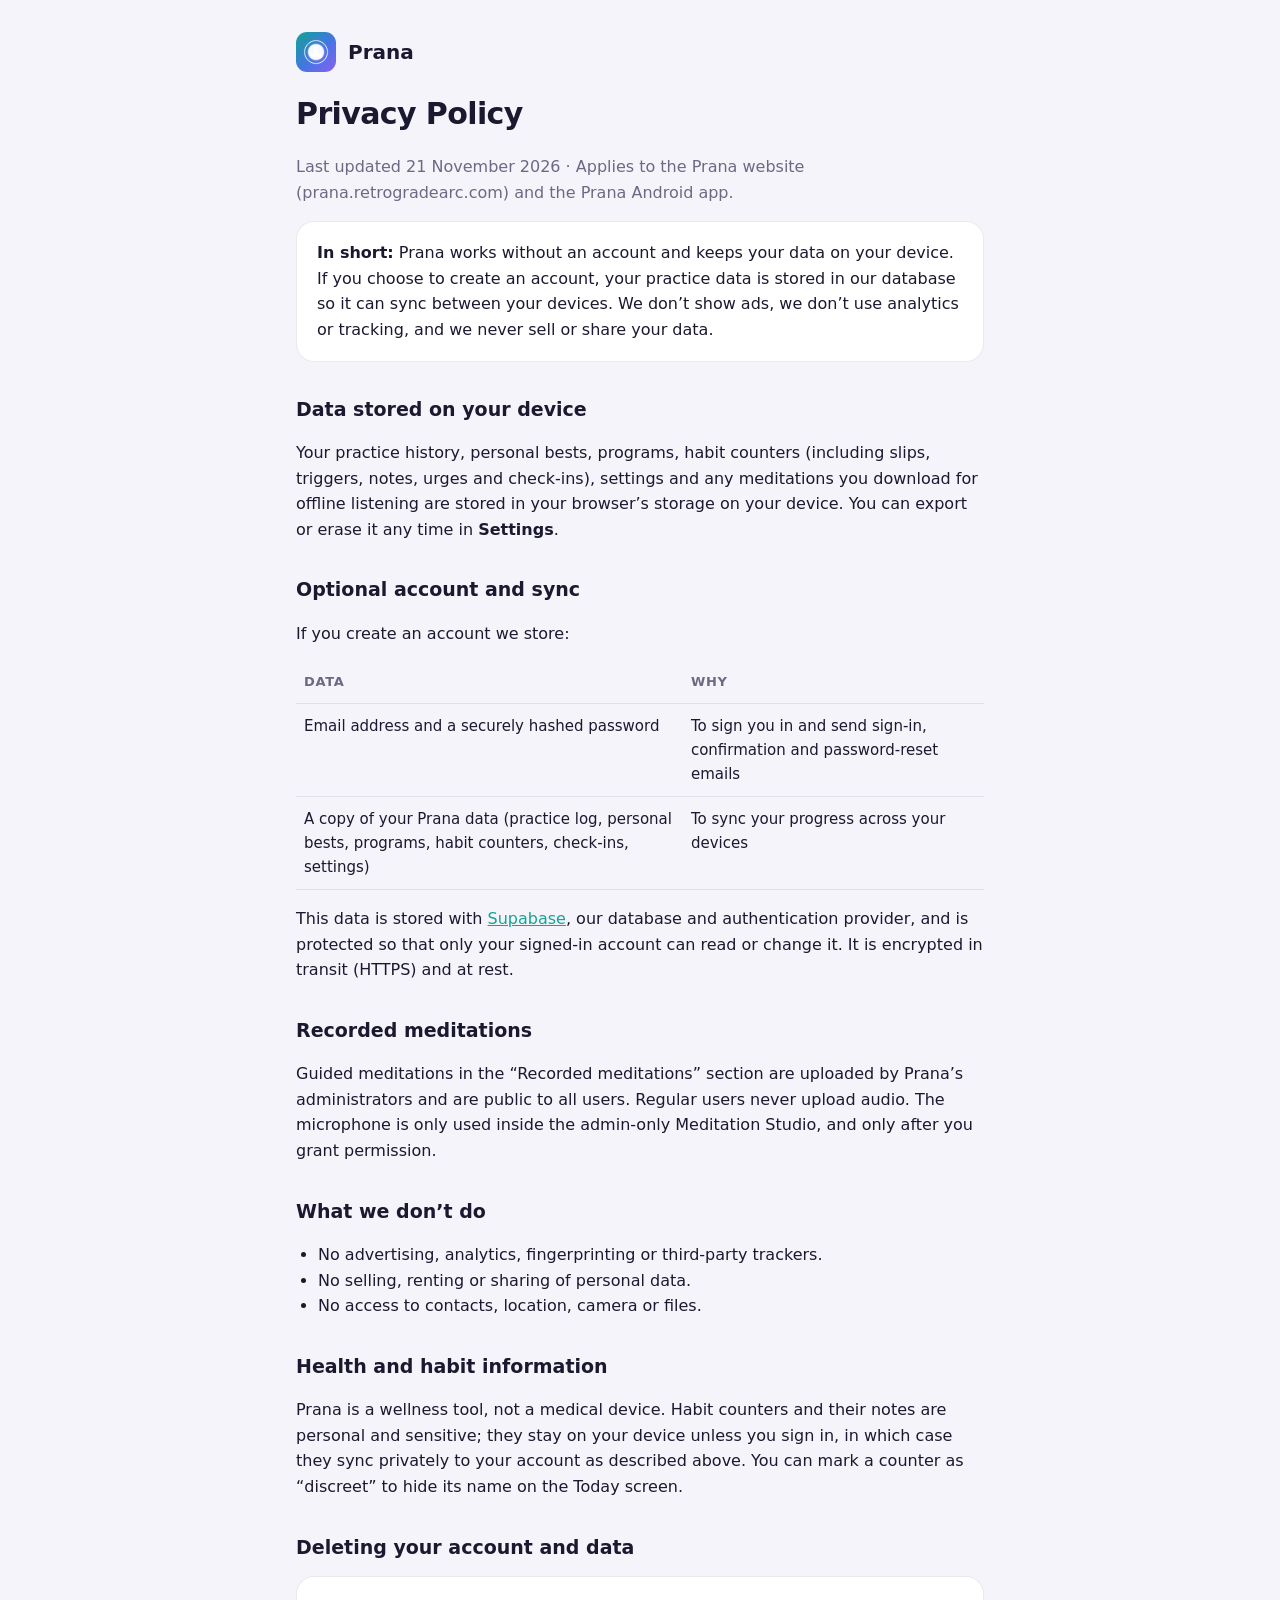
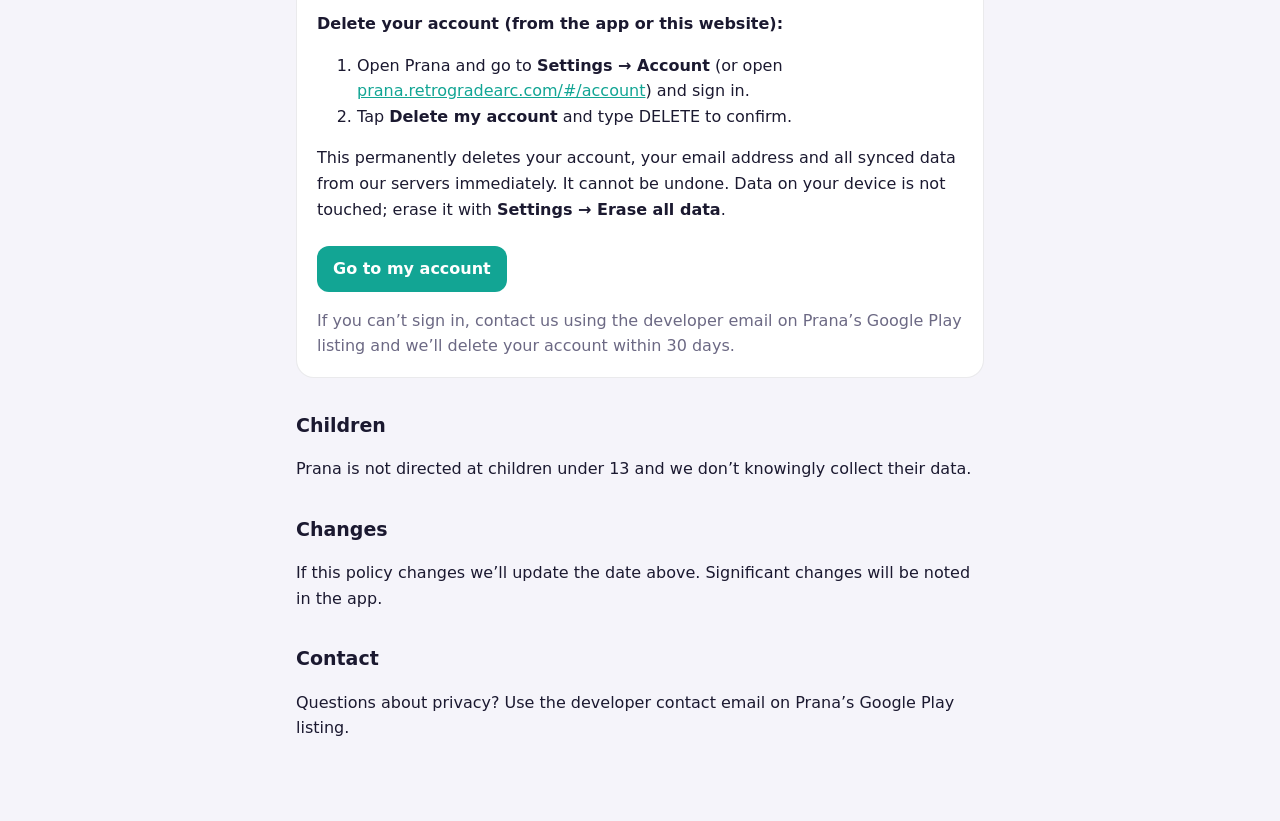
<file: privacy.html>
<!doctype html>
<html lang="en">
<head>
  <meta charset="utf-8">
  <meta name="viewport" content="width=device-width, initial-scale=1, viewport-fit=cover">
  <title>Privacy Policy · Prana</title>
  <meta name="description" content="How Prana handles your data, and how to delete your account.">
  <link rel="icon" href="icons/icon.svg" type="image/svg+xml">
  <style>
    :root { --bg: #f5f4fa; --surface: #fff; --text: #1b1930; --muted: #6c6984; --accent: #12a594; --line: rgba(27, 25, 48, .09); color-scheme: light dark; }
    @media (prefers-color-scheme: dark) { :root { --bg: #0f0e17; --surface: #1a1925; --text: #ecebf5; --muted: #a09db8; --line: rgba(255, 255, 255, .08); } }
    * { box-sizing: border-box; }
    body { margin: 0; background: var(--bg); color: var(--text); font: 16px/1.6 system-ui, -apple-system, "Segoe UI", Roboto, sans-serif; }
    main { max-width: 720px; margin: 0 auto; padding: 32px 16px 64px; }
    header { display: flex; align-items: center; gap: 12px; margin-bottom: 8px; }
    header img { width: 40px; height: 40px; border-radius: 11px; }
    header a { color: inherit; text-decoration: none; font-weight: 750; font-size: 20px; }
    h1 { font-size: 30px; letter-spacing: -.02em; margin: 18px 0 4px; }
    h2 { font-size: 19px; margin: 32px 0 8px; }
    p, li { color: var(--text); }
    .muted { color: var(--muted); }
    .card { background: var(--surface); border: 1px solid var(--line); border-radius: 18px; padding: 18px 20px; margin: 14px 0; }
    a { color: var(--accent); }
    ul { padding-left: 22px; }
    table { width: 100%; border-collapse: collapse; font-size: 15px; }
    th, td { text-align: left; padding: 10px 8px; border-bottom: 1px solid var(--line); vertical-align: top; }
    th { color: var(--muted); font-weight: 650; font-size: 13px; text-transform: uppercase; letter-spacing: .05em; }
    .btn { display: inline-block; margin-top: 8px; padding: 10px 16px; border-radius: 12px; background: var(--accent); color: #fff; text-decoration: none; font-weight: 650; }
  </style>
</head>
<body>
<main>
  <header><img src="icons/icon-192.png" alt=""><a href="./">Prana</a></header>
  <h1>Privacy Policy</h1>
  <p class="muted">Last updated 21 November 2026 · Applies to the Prana website (prana.retrogradearc.com) and the Prana Android app.</p>

  <div class="card">
    <b>In short:</b> Prana works without an account and keeps your data on your device. If you choose to create an account, your practice data is stored in our database so it can sync between your devices. We don’t show ads, we don’t use analytics or tracking, and we never sell or share your data.
  </div>

  <h2>Data stored on your device</h2>
  <p>Your practice history, personal bests, programs, habit counters (including slips, triggers, notes, urges and check-ins), settings and any meditations you download for offline listening are stored in your browser’s storage on your device. You can export or erase it any time in <b>Settings</b>.</p>

  <h2>Optional account and sync</h2>
  <p>If you create an account we store:</p>
  <table>
    <tr><th>Data</th><th>Why</th></tr>
    <tr><td>Email address and a securely hashed password</td><td>To sign you in and send sign-in, confirmation and password-reset emails</td></tr>
    <tr><td>A copy of your Prana data (practice log, personal bests, programs, habit counters, check-ins, settings)</td><td>To sync your progress across your devices</td></tr>
  </table>
  <p>This data is stored with <a href="https://supabase.com/privacy" rel="noopener">Supabase</a>, our database and authentication provider, and is protected so that only your signed-in account can read or change it. It is encrypted in transit (HTTPS) and at rest.</p>

  <h2>Recorded meditations</h2>
  <p>Guided meditations in the “Recorded meditations” section are uploaded by Prana’s administrators and are public to all users. Regular users never upload audio. The microphone is only used inside the admin-only Meditation Studio, and only after you grant permission.</p>

  <h2>What we don’t do</h2>
  <ul>
    <li>No advertising, analytics, fingerprinting or third-party trackers.</li>
    <li>No selling, renting or sharing of personal data.</li>
    <li>No access to contacts, location, camera or files.</li>
  </ul>

  <h2>Health and habit information</h2>
  <p>Prana is a wellness tool, not a medical device. Habit counters and their notes are personal and sensitive; they stay on your device unless you sign in, in which case they sync privately to your account as described above. You can mark a counter as “discreet” to hide its name on the Today screen.</p>

  <h2 id="delete">Deleting your account and data</h2>
  <div class="card">
    <p><b>Delete your account (from the app or this website):</b></p>
    <ol>
      <li>Open Prana and go to <b>Settings → Account</b> (or open <a href="./#/account">prana.retrogradearc.com/#/account</a>) and sign in.</li>
      <li>Tap <b>Delete my account</b> and type DELETE to confirm.</li>
    </ol>
    <p>This permanently deletes your account, your email address and all synced data from our servers immediately. It cannot be undone. Data on your device is not touched; erase it with <b>Settings → Erase all data</b>.</p>
    <a class="btn" href="./#/account">Go to my account</a>
    <p class="muted" style="margin-bottom:0">If you can’t sign in, contact us using the developer email on Prana’s Google Play listing and we’ll delete your account within 30 days.</p>
  </div>

  <h2>Children</h2>
  <p>Prana is not directed at children under 13 and we don’t knowingly collect their data.</p>

  <h2>Changes</h2>
  <p>If this policy changes we’ll update the date above. Significant changes will be noted in the app.</p>

  <h2>Contact</h2>
  <p>Questions about privacy? Use the developer contact email on Prana’s Google Play listing.</p>
</main>
</body>
</html>
</file>
